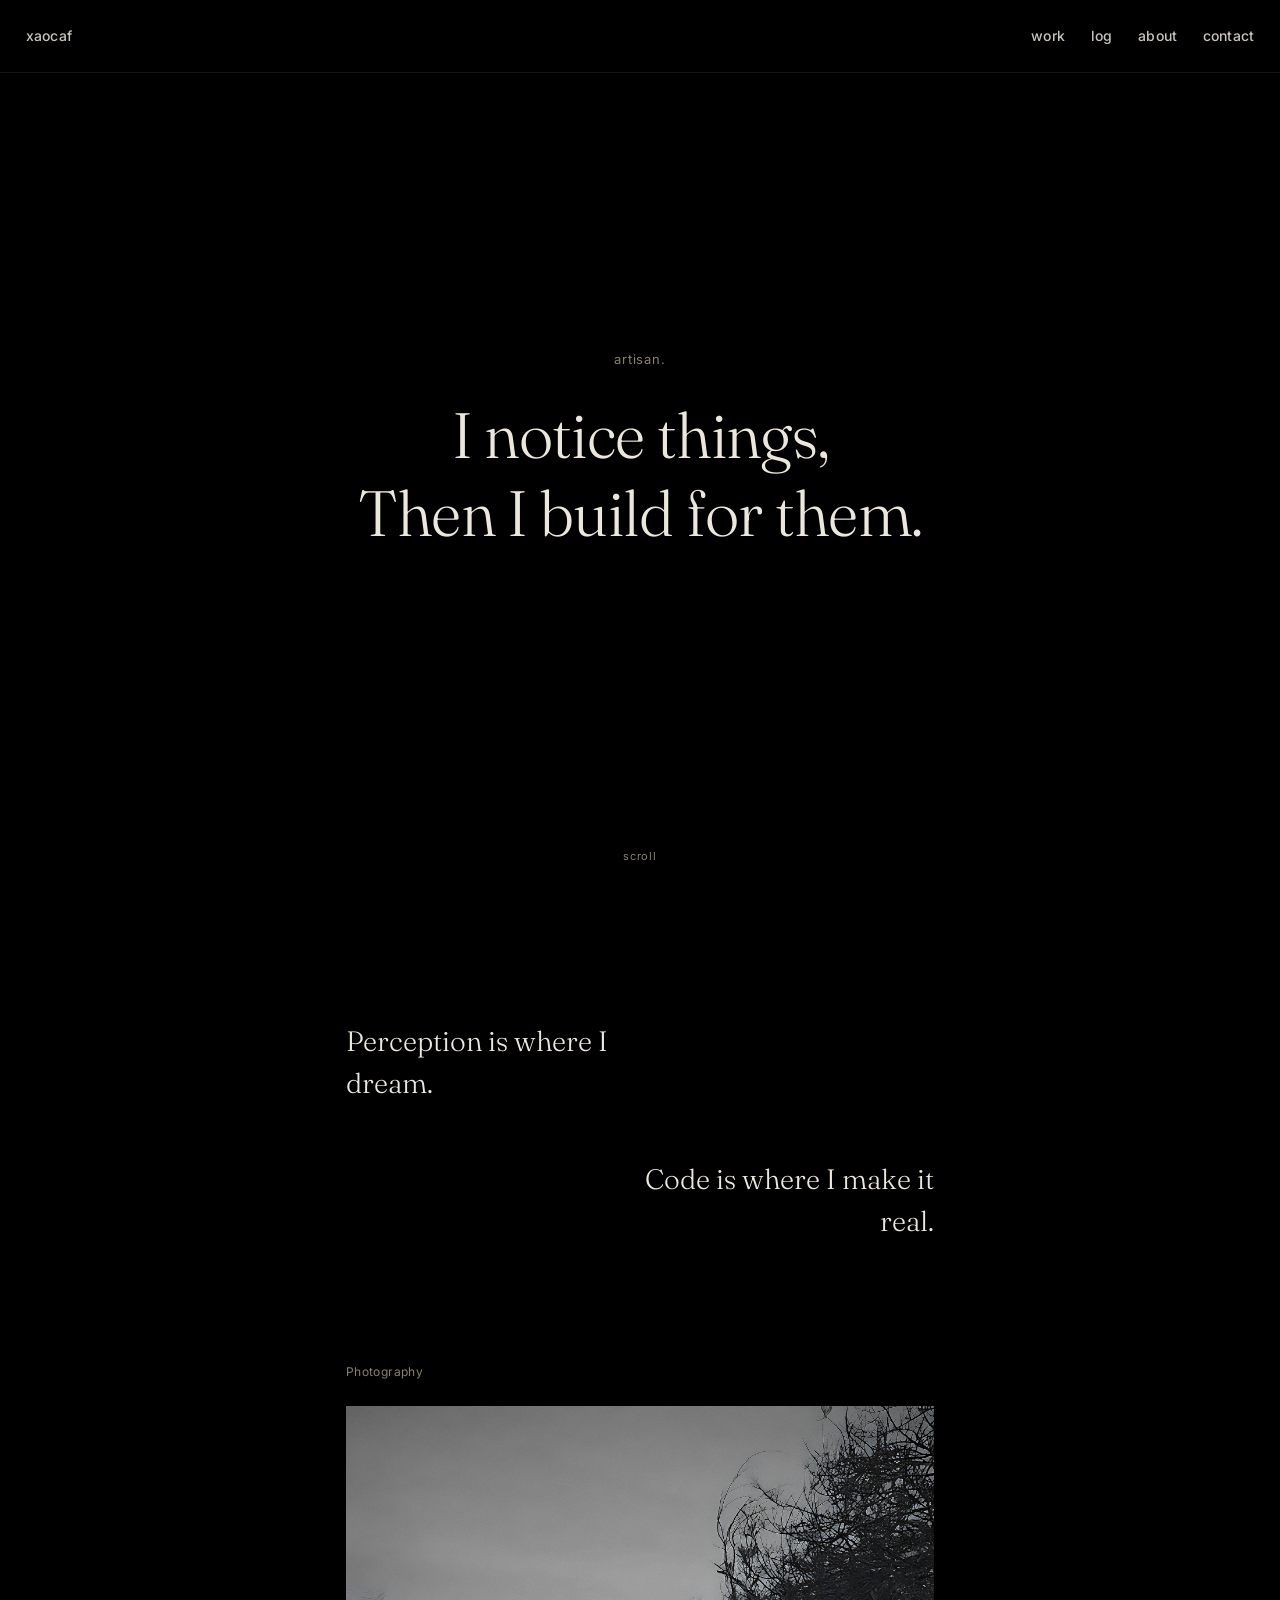
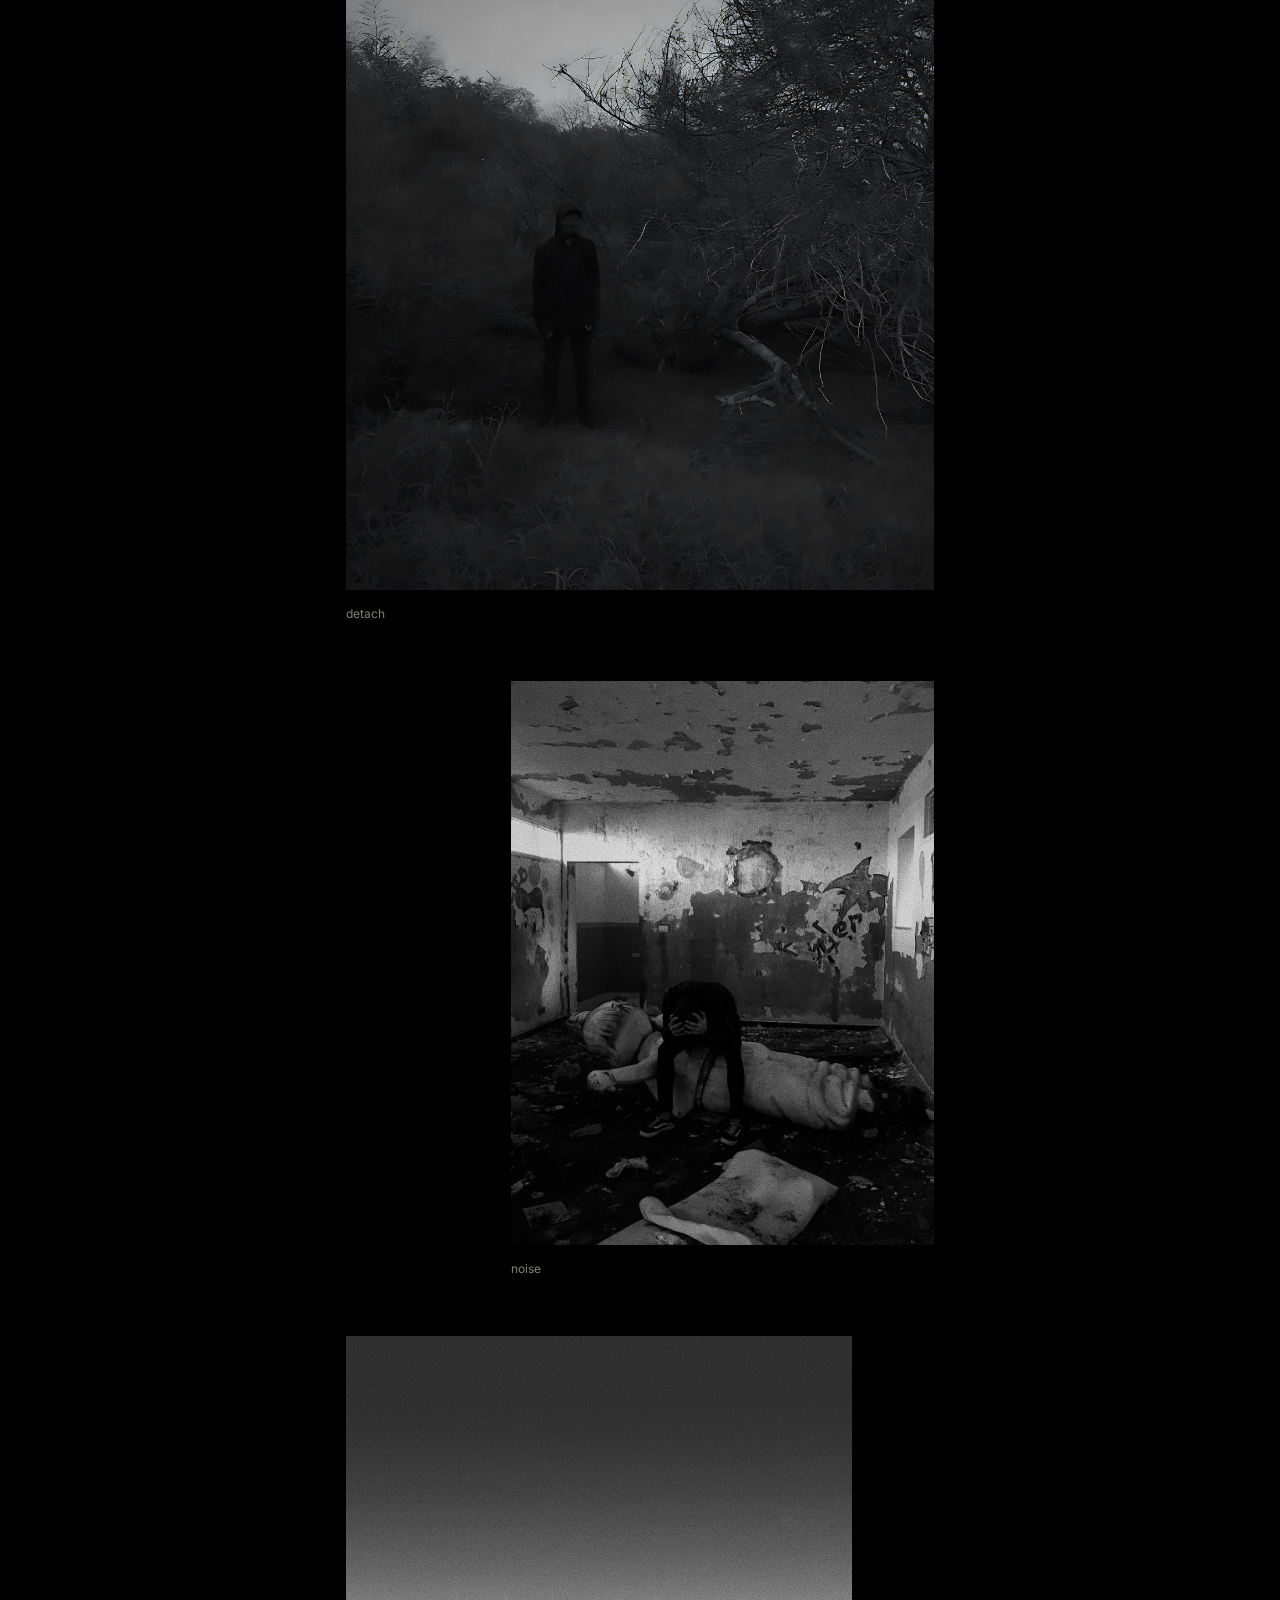
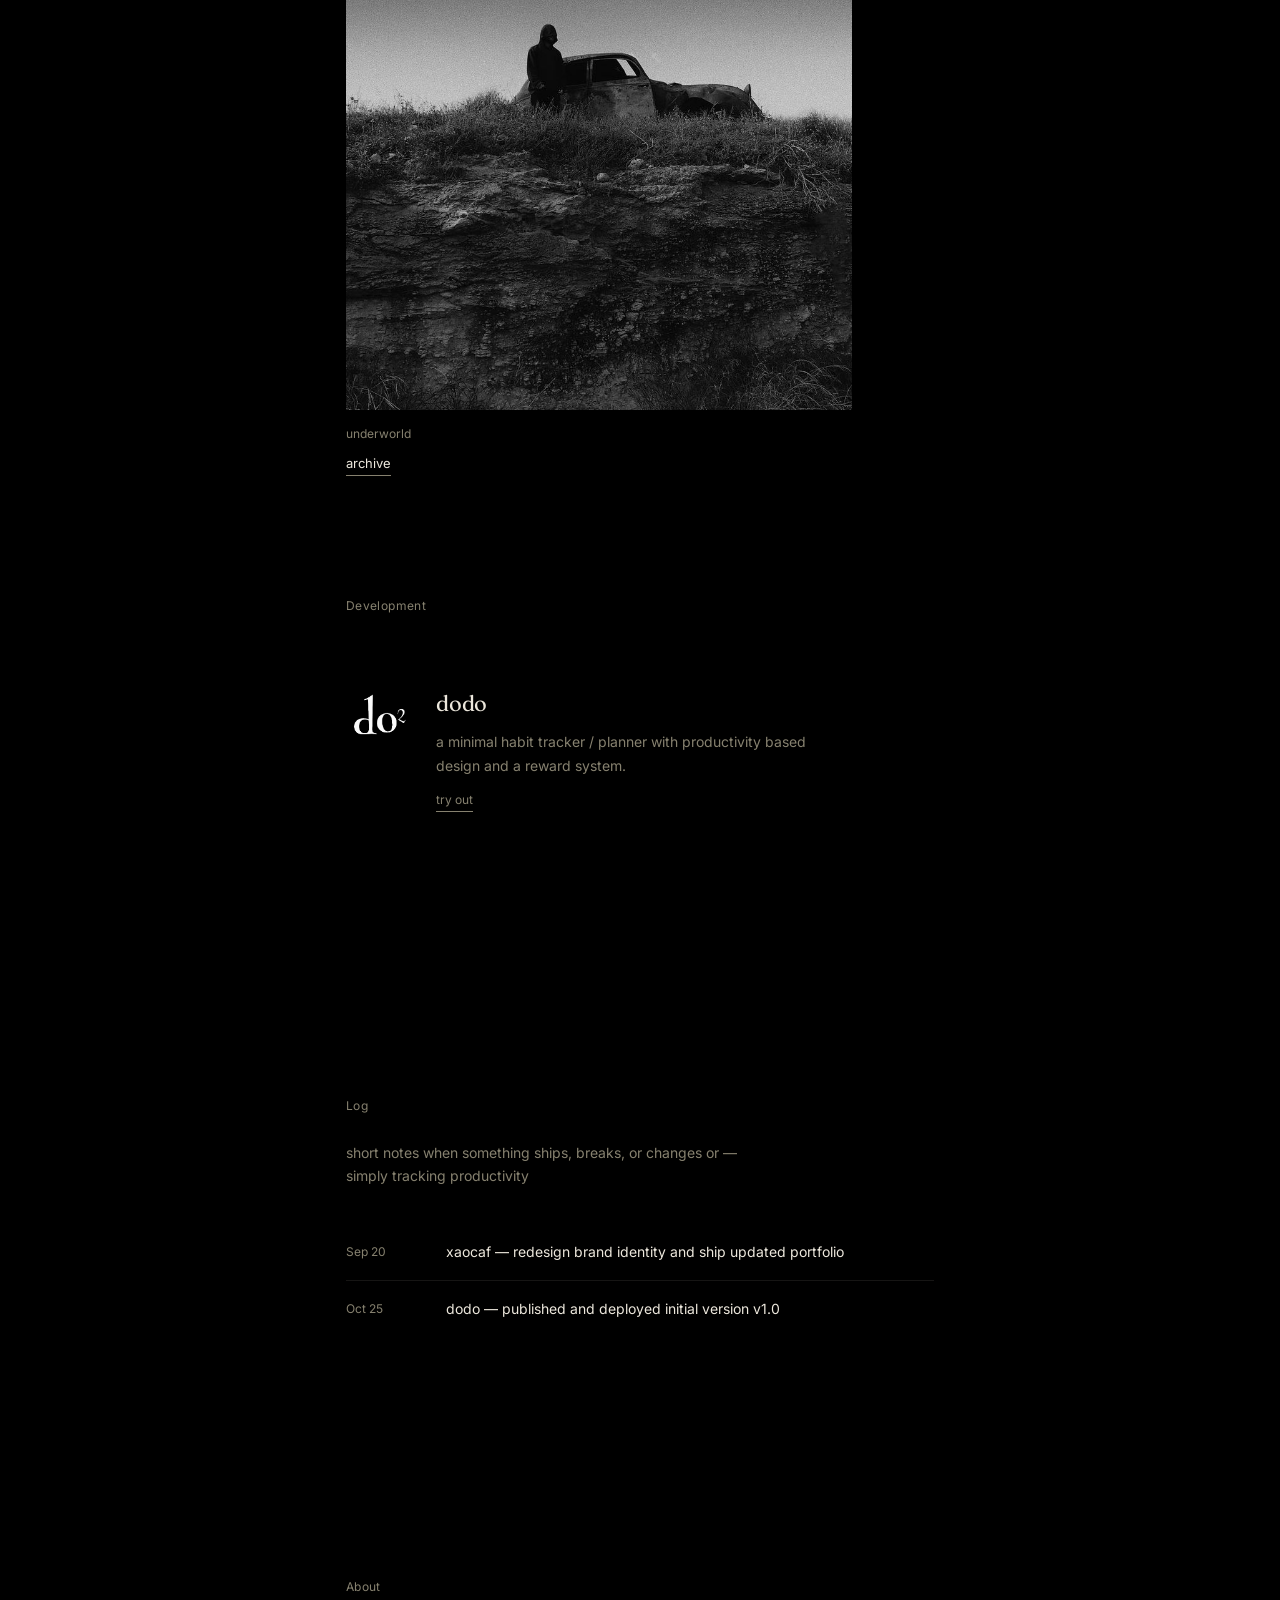
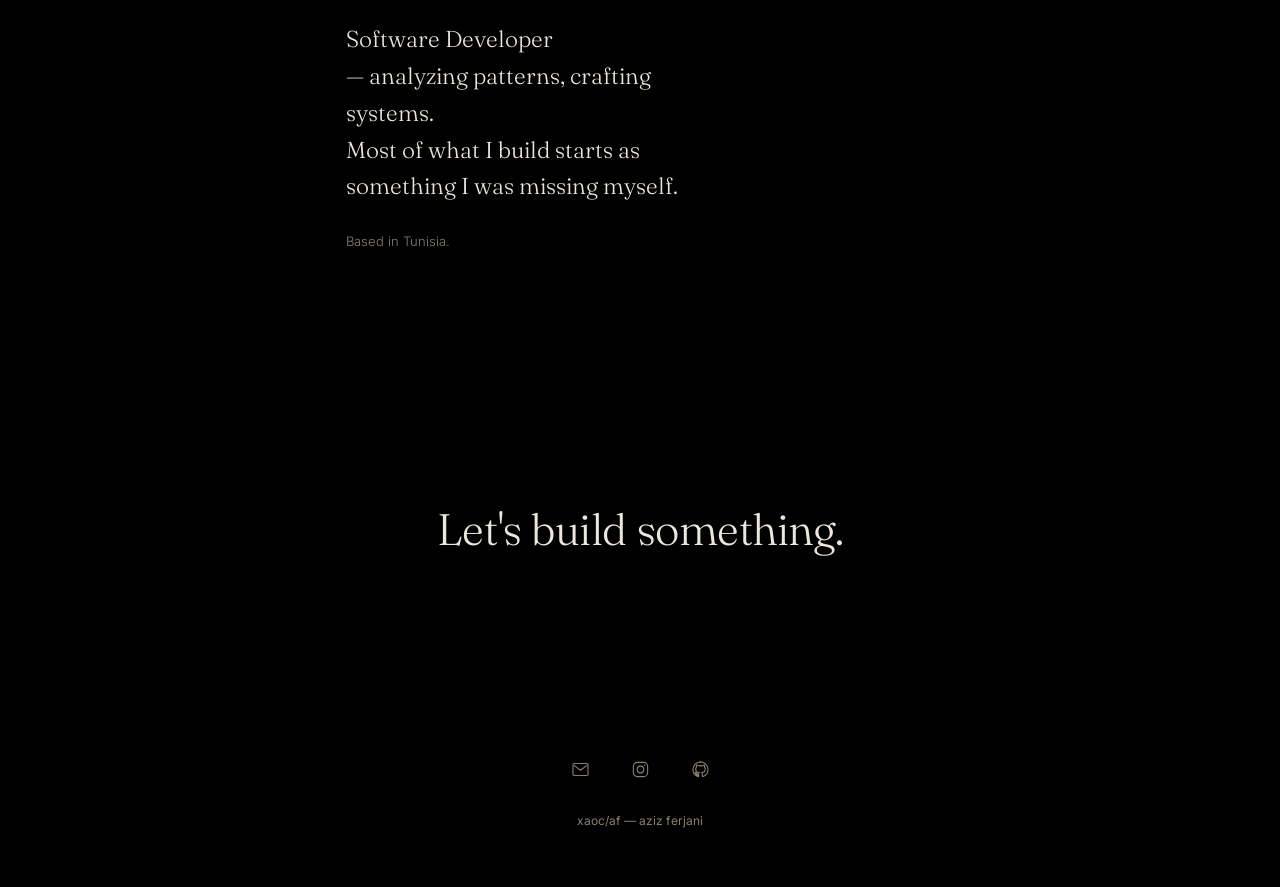
<file: index.html>
<!DOCTYPE html>
<html lang="en">
<head>
<meta charset="UTF-8">
<meta name="viewport" content="width=device-width, initial-scale=1.0">
<title>xaocaf — portfolio</title>
<meta name="description" content="Aziz Ferjani (xaocaf) — black-and-white photography and small tools for productivity, finances and growth, built and shown in public from Tunisia.">
<link rel="preconnect" href="https://fonts.googleapis.com">
<link href="https://fonts.googleapis.com/css2?family=Fraunces:opsz,wght@9..144,300;9..144,400&family=Inter:wght@400;500&display=swap" rel="stylesheet">
<link rel="stylesheet" href="assets/css/style.css">
<link rel="icon" href="assets/icons/favicon.ico" type="image/x-icon">
</head>
<body>

  <nav>
    <a href="index.html">xaocaf</a>
    <div class="links">
      <a href="index.html#photography-intro">work</a>
      <a href="index.html#log">log</a>
      <a href="index.html#about">about</a>
      <a href="index.html#contact">contact</a>
    </div>
  </nav>

  <section class="hero">
    <p class="name enter">artisan.</p>
    <h1 class="enter">I notice things,<br>Then I build for them.</h1>
    <span class="scroll">scroll</span>
  </section>

  <section class="x block" id="photography-intro" style="padding-bottom:0;">
    <p class="statement">Perception is where I dream.</p>
    <p class="statement">Code is where I make it real.</p>
  </section>

  <section class="x block" id="photography">
    <span class="eyebrow">Photography</span>
    <div class="frames">
      <figure class="frame a">
        <img class="shot" src="assets/fragments/118524626.jpg" alt="detach" loading="lazy">
        <figcaption><span>detach</span></figcaption>
      </figure>
      <figure class="frame b">
        <img class="shot" src="assets/fragments/118524630.jpg" alt="noise" loading="lazy">
        <figcaption><span>noise</span></figcaption>
      </figure>
      <figure class="frame c">
        <img class="shot" src="assets/fragments/118524640.jpg" alt="underworld" loading="lazy">
        <figcaption><span>underworld</span></figcaption>
      </figure>
    </div>
    <a class="u archive-link" href="archive.html">archive</a>
  </section>

  <section class="x block" id="development" style="padding-top:0;">
    <span class="eyebrow">Development</span>

    <div class="work-item">
      <img class="thumb" src="assets/icons/do2.jpg" alt="do²" width="64" height="64">
      <div class="work-body">
        <h2>dodo</h2>
        <p>a minimal habit tracker / planner with productivity based design and a reward system.</p>
        <div class="meta"><a class="u" href="https://do2-web.vercel.app" target="_blank" rel="noopener">try out</a></div>
      </div>
    </div>
    
  </section>

  <section class="x block" id="log">
    <span class="eyebrow">Log</span>
    <p class="log-intro">short notes when something ships, breaks, or changes or — simply tracking productivity</p>
    <div class="entries">
      <div class="log-entry"><span class="date">Sep 20</span><span>xaocaf — redesign brand identity and ship updated portfolio</span></div>
        <div class="log-entry"><span class="date">Oct 25</span><span>dodo — published and deployed initial version v1.0</span></div>
    </div>
  </section>

  <section class="x block" id="about">
    <span class="eyebrow">About</span>
    <div class="about">
      <p>Software Developer<br>— analyzing patterns, crafting systems.</p>
      <p>Most of what I build starts as something I was missing myself.</p>
      <p class="loc">Based in Tunisia.</p>
    </div>
  </section>

  <section class="x block contact" id="contact">
    <h2>Let's build something.</h2>
  </section>

  <footer>
    <div class="foot x">
      <div class="ficons">
        <a href="mailto:xaocaf@protonmail.com" aria-label="Email">
          <svg width="19" height="19" viewBox="0 0 24 24" fill="none" stroke="currentColor" stroke-width="1.4"><rect x="2.5" y="4.5" width="19" height="15" rx="1.5"/><path d="M3.5 6.5l8.5 6.5 8.5-6.5"/></svg>
        </a>
        <a href="https://instagram.com/xaocaf" aria-label="Instagram">
          <svg width="19" height="19" viewBox="0 0 24 24" fill="none" stroke="currentColor" stroke-width="1.4"><rect x="3" y="3" width="18" height="18" rx="5"/><circle cx="12" cy="12" r="4.2"/><circle cx="17.3" cy="6.7" r="0.9" fill="currentColor" stroke="none"/></svg>
        </a>
        <a href="https://github.com/xaocaf" aria-label="GitHub">
          <svg width="19" height="19" viewBox="0 0 24 24" fill="none" stroke="currentColor" stroke-width="1.4"><path d="M12 2.5c-5.25 0-9.5 4.25-9.5 9.5 0 4.2 2.72 7.76 6.5 9.02.48.09.65-.21.65-.46 0-.23-.01-.84-.01-1.64-2.64.57-3.2-1.27-3.2-1.27-.43-1.1-1.06-1.39-1.06-1.39-.86-.59.07-.58.07-.58.96.07 1.46.98 1.46.98.85 1.46 2.23 1.04 2.77.79.09-.62.33-1.04.6-1.28-2.11-.24-4.33-1.05-4.33-4.68 0-1.03.37-1.88.97-2.54-.1-.24-.42-1.2.09-2.5 0 0 .8-.25 2.6.97a9.02 9.02 0 014.74 0c1.8-1.22 2.6-.97 2.6-.97.51 1.3.19 2.26.09 2.5.6.66.97 1.5.97 2.54 0 3.64-2.23 4.44-4.35 4.67.34.29.65.87.65 1.75 0 1.26-.01 2.28-.01 2.59 0 .25.17.56.66.46 3.77-1.26 6.49-4.82 6.49-9.02 0-5.25-4.25-9.5-9.5-9.5z"/></svg>
        </a>
      </div>
      <p class="brand">xaoc/af — aziz ferjani</p>
    </div>
  </footer>

  <script src="assets/js/main.js"></script>
</body>
</html>
</file>
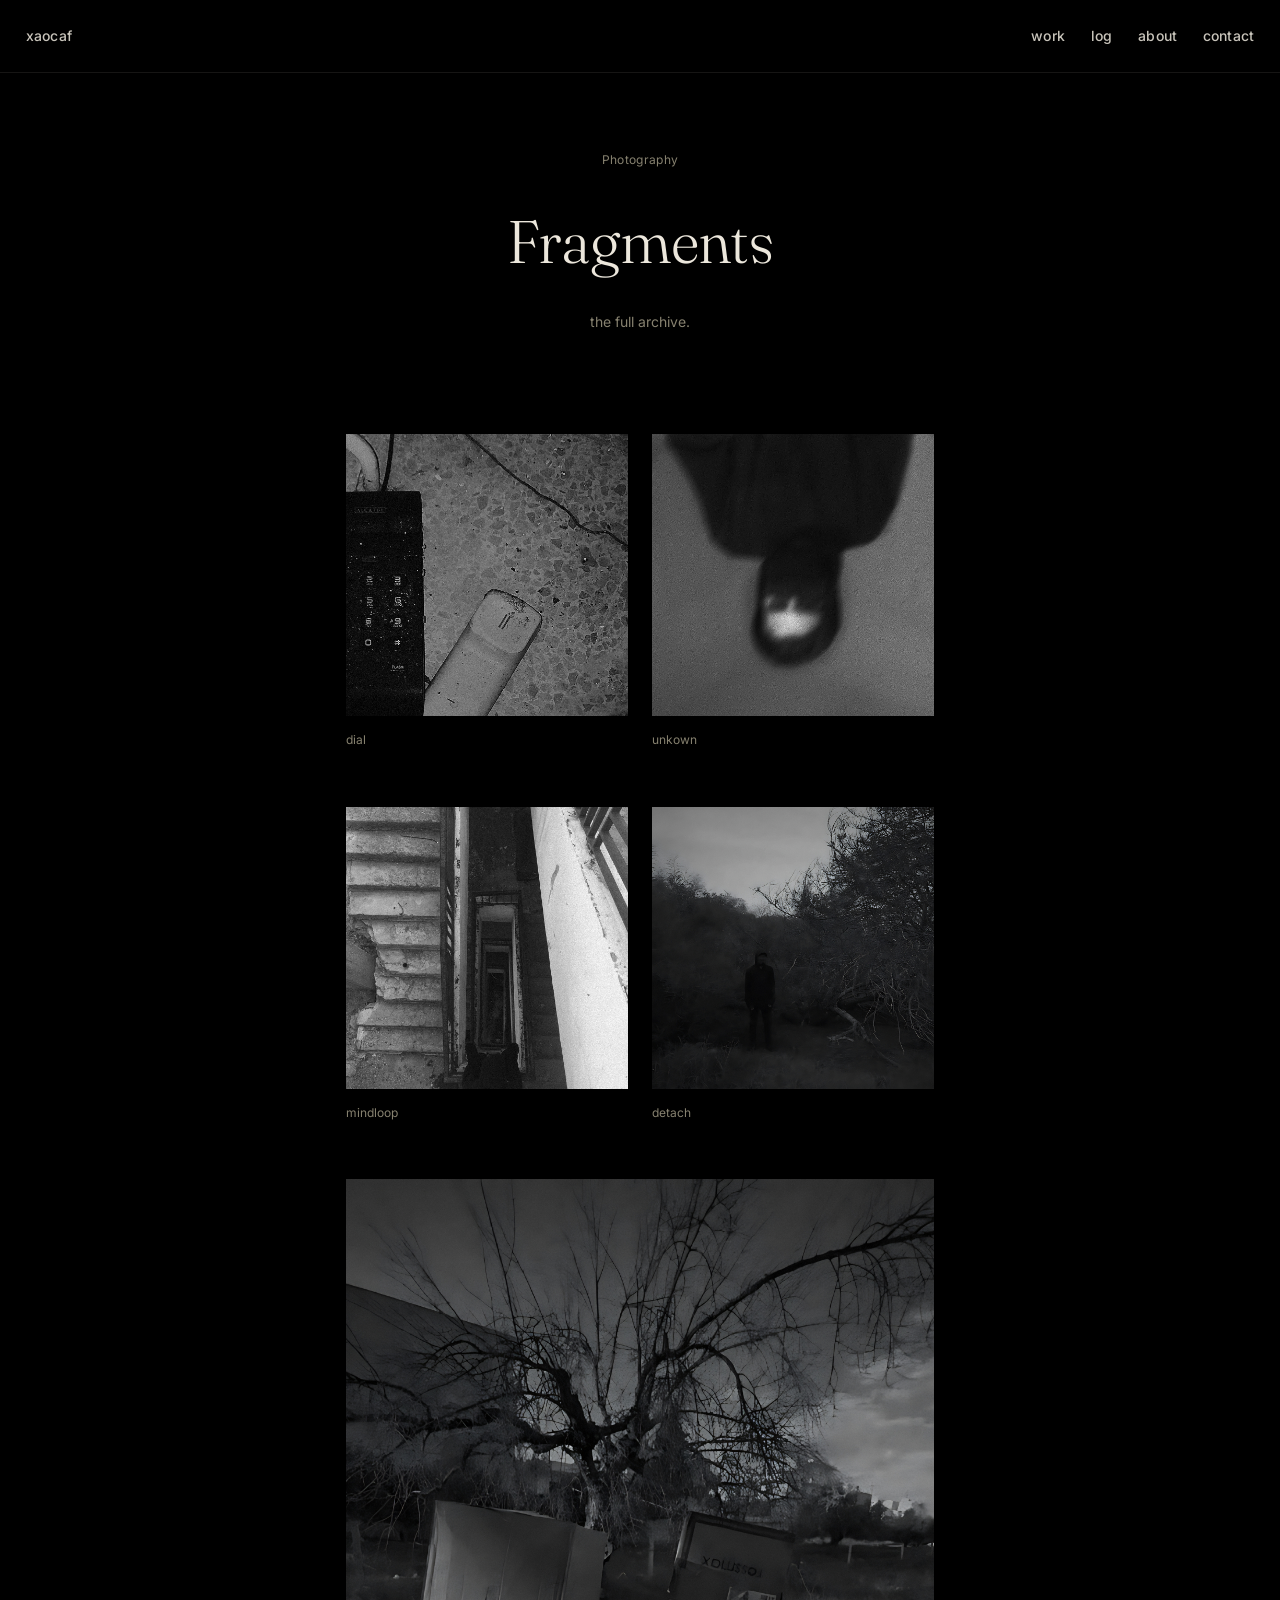
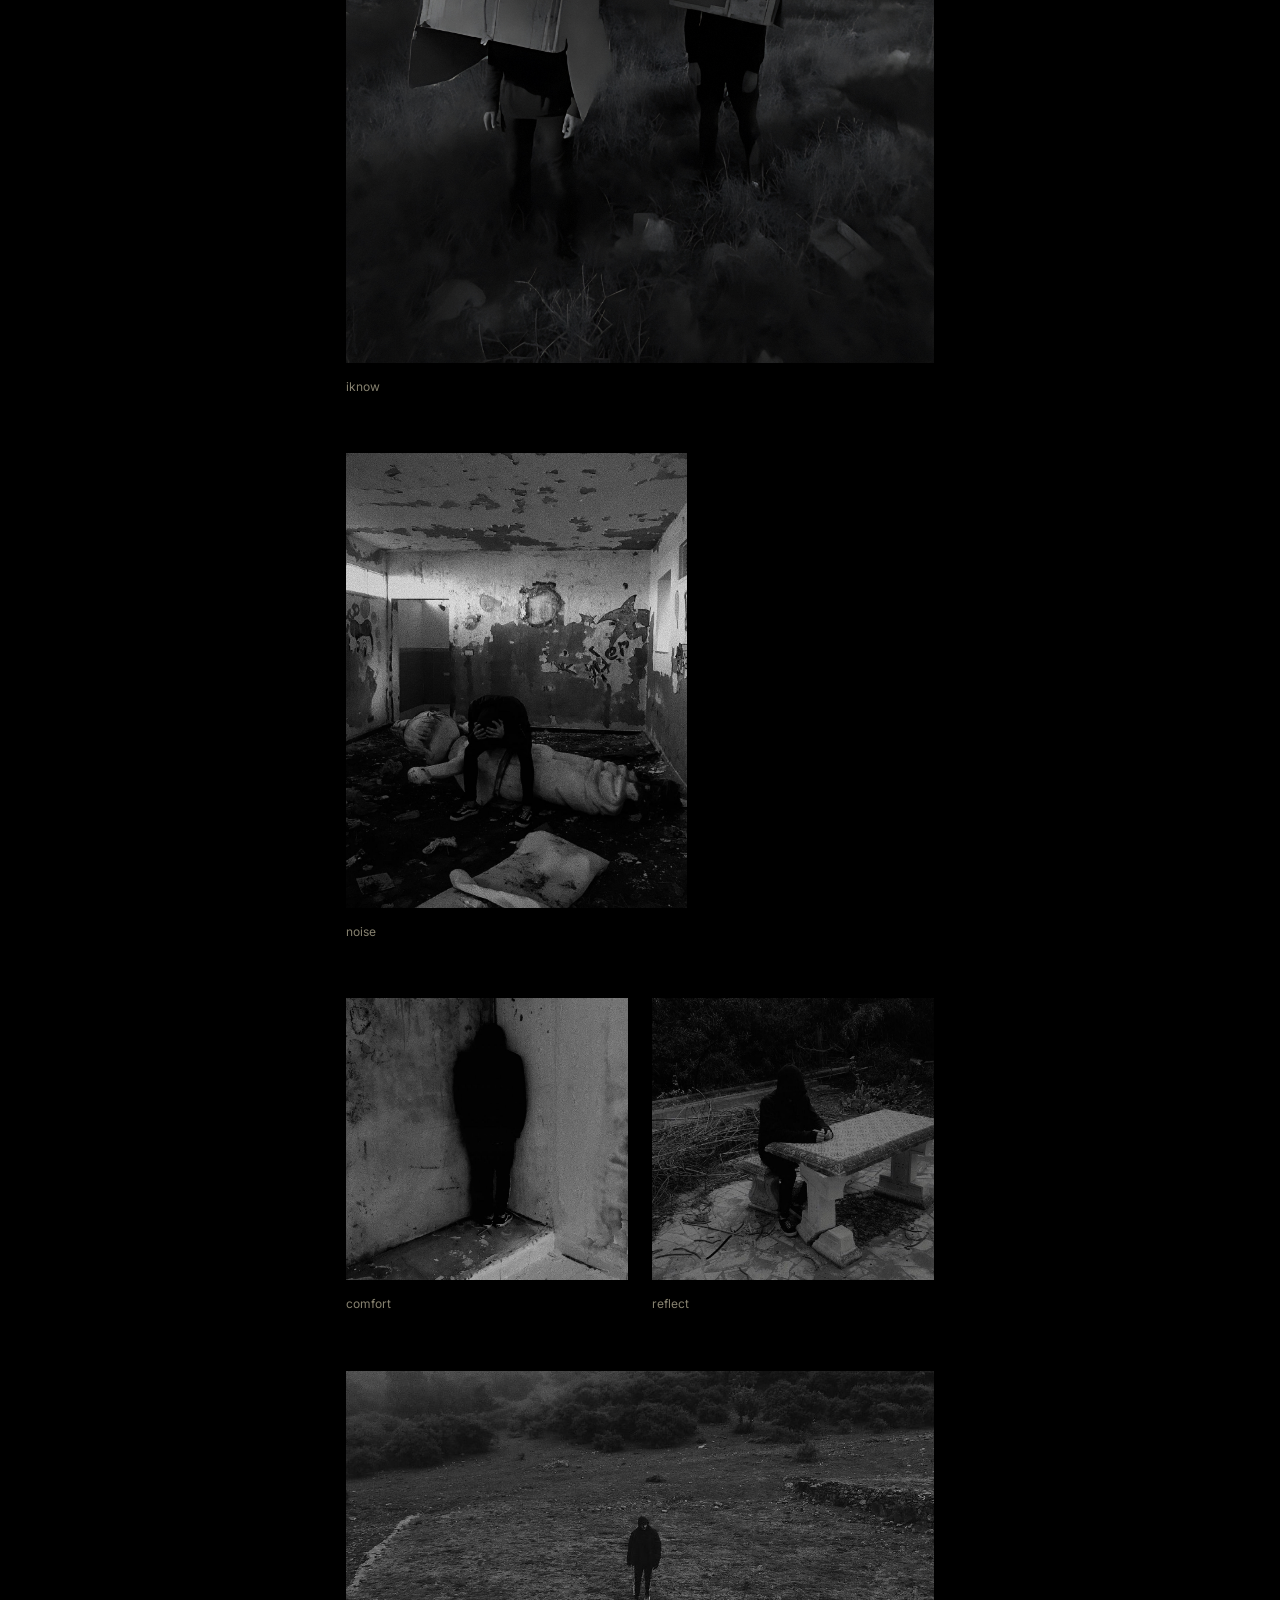
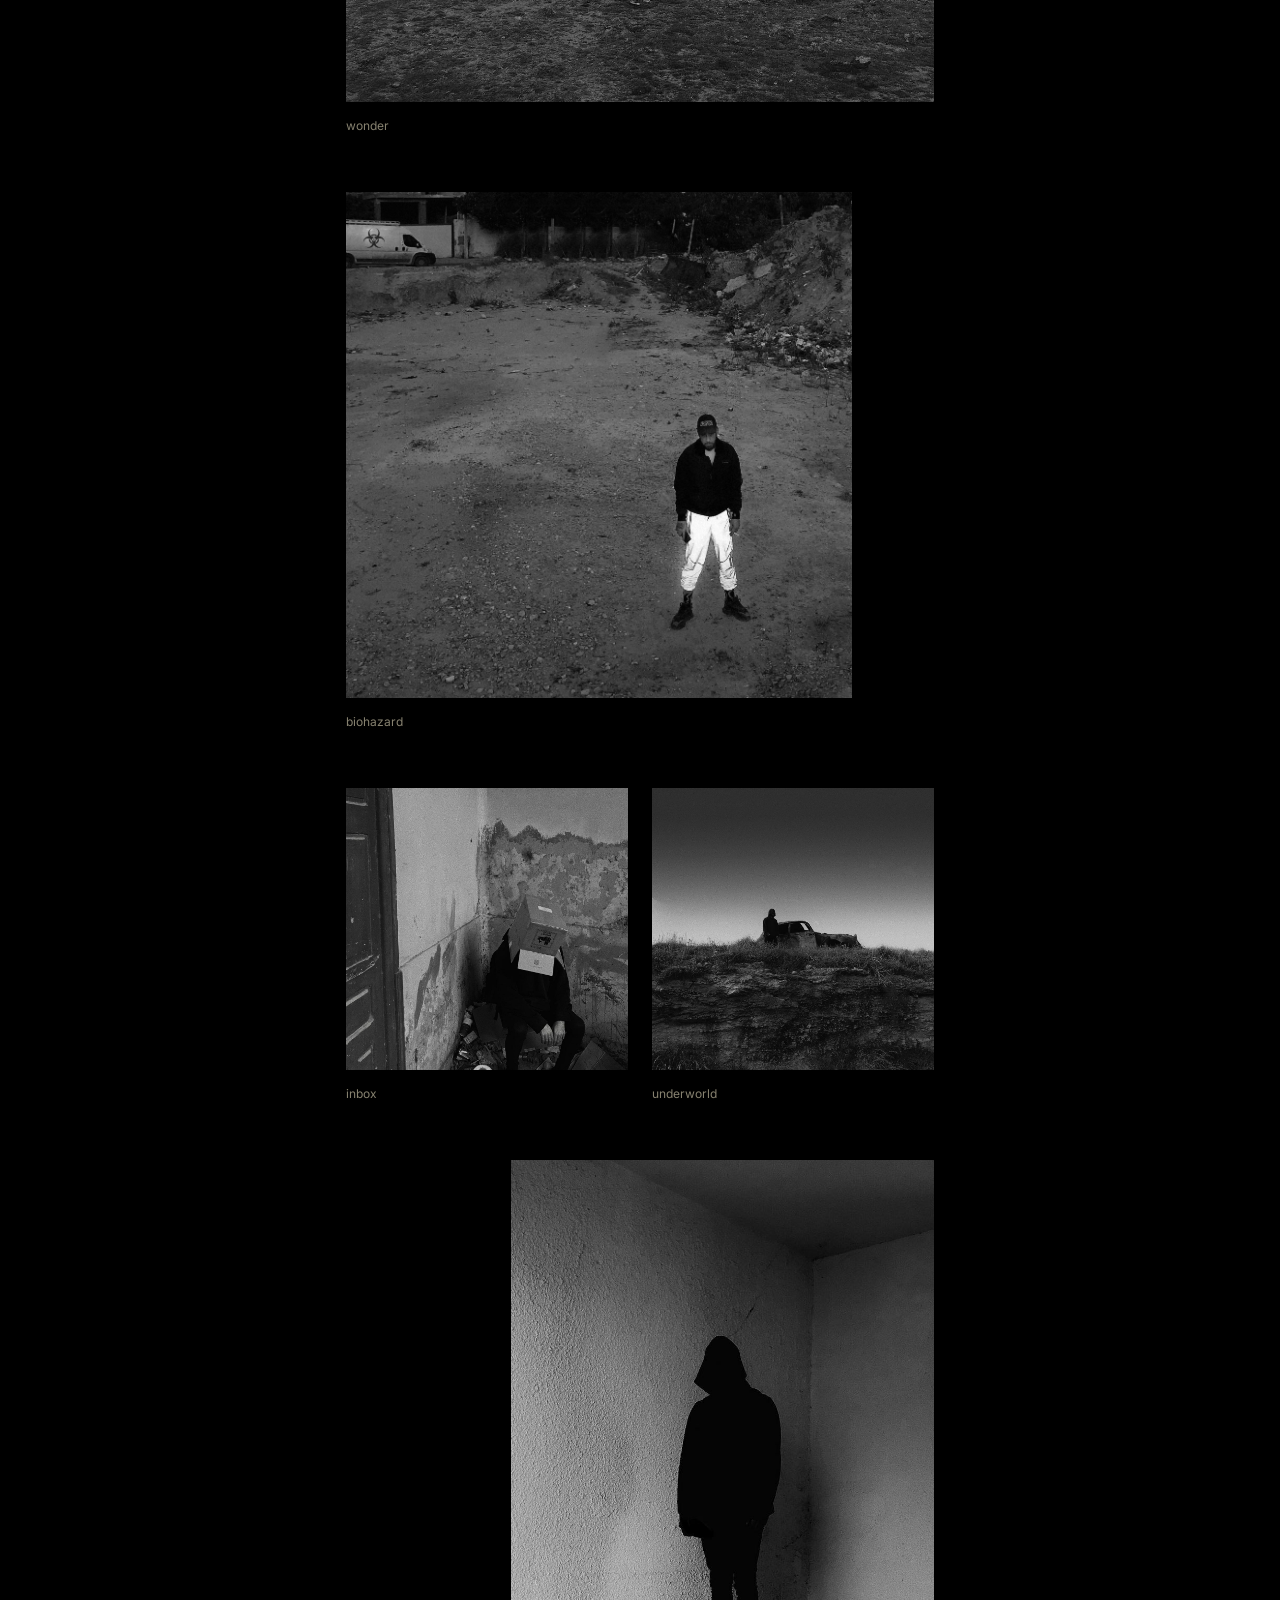
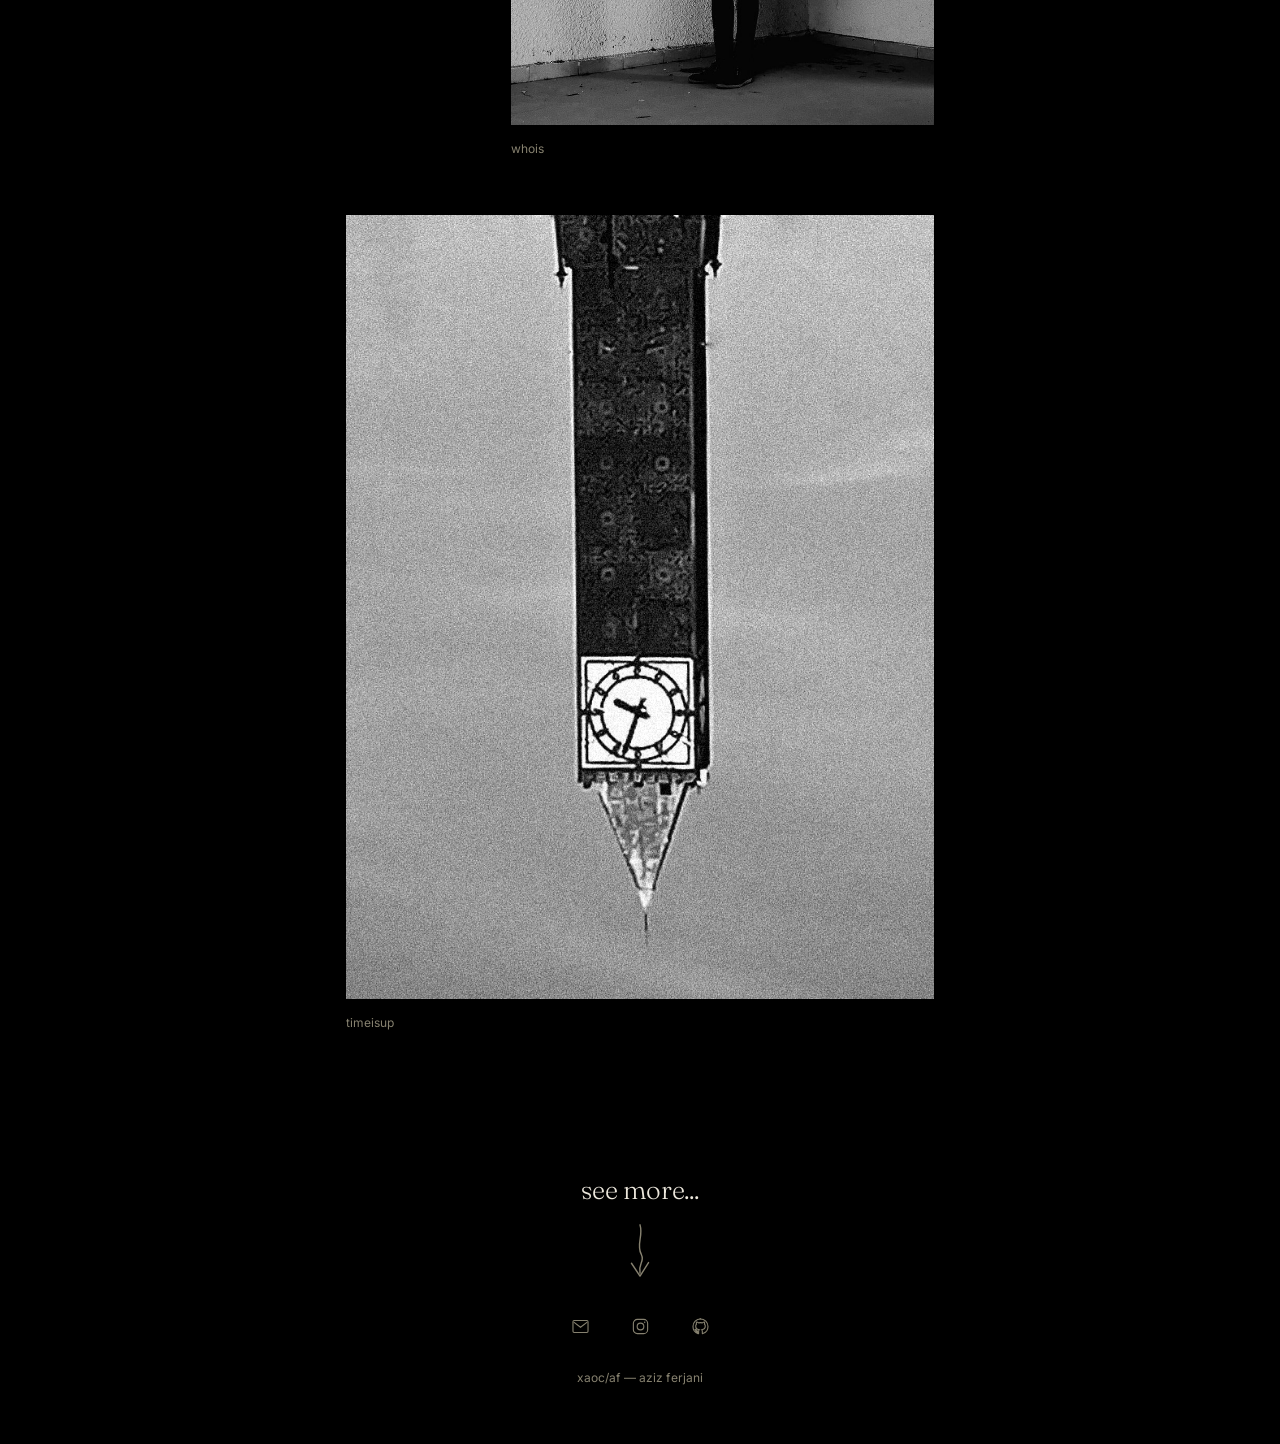
<file: archive.html>
<!DOCTYPE html>
<html lang="en">
<head>
<meta charset="UTF-8">
<meta name="viewport" content="width=device-width, initial-scale=1.0">
<title>xaocaf — fragments</title>
<meta name="description" content="Fragments — the full photography archive of Aziz Ferjani (xaocaf).">
<link rel="preconnect" href="https://fonts.googleapis.com">
<link href="https://fonts.googleapis.com/css2?family=Fraunces:opsz,wght@9..144,300;9..144,400&family=Inter:wght@400;500&display=swap" rel="stylesheet">
<link rel="stylesheet" href="assets/css/style.css">
<link rel="icon" href="assets/icons/favicon.ico" type="image/x-icon">
</head>
<body>

  <nav>
    <a href="index.html">xaocaf</a>
    <div class="links">
      <a href="index.html#photography-intro">work</a>
      <a href="index.html#log">log</a>
      <a href="index.html#about">about</a>
      <a href="index.html#contact">contact</a>
    </div>
  </nav>

  <header class="intro">
    <span class="eyebrow">Photography</span>
    <h1>Fragments</h1>
    <p>the full archive.</p>
  </header>

  <main class="x">

    <!-- Each new photo: duplicate one <figure class="frame ..."> block below.
         Widths in rotation: a (100%), b (72%, right), c (86%), d (58%).
         Aspect ratios: default 3/4, or add "wide" (16/9) / "square" (1/1) to .shot.
         Pair two frames inside a <div class="pair"> for an occasional diptych. -->

    <section class="year-group">
      <div class="frames">

        <div class="pair">
          <figure class="frame">
            <img class="shot square" src="assets/fragments/3955080929.jpg" alt="dial" loading="lazy">
            <figcaption><span>dial</span></figcaption>
          </figure>
          <figure class="frame">
            <img class="shot square" src="assets/fragments/6637088113.jpg" alt="unkown" loading="lazy">
            <figcaption><span>unkown</span></figcaption>
          </figure>
        </div>

        <div class="pair">
          <figure class="frame">
            <img class="shot square" src="assets/fragments/118524625.jpg" alt="mindloop" loading="lazy">
            <figcaption><span>mindloop</span></figcaption>
          </figure>
          <figure class="frame">
            <img class="shot square" src="assets/fragments/118524626.jpg" alt="detach" loading="lazy">
            <figcaption><span>detach</span></figcaption>
          </figure>
        </div>

        <figure class="frame a">
          <img class="shot" src="assets/fragments/118524629.jpg" alt="iknow" loading="lazy">
          <figcaption><span>iknow</span></figcaption>
        </figure>

        <figure class="frame d">
          <img class="shot" src="assets/fragments/118524630.jpg" alt="noise" loading="lazy">
          <figcaption><span>noise</span></figcaption>
        </figure>

        <div class="pair">
          <figure class="frame">
            <img class="shot square" src="assets/fragments/118524633.jpg" alt="comfort" loading="lazy">
            <figcaption><span>comfort</span></figcaption>
          </figure>
          <figure class="frame">
            <img class="shot square" src="assets/fragments/118524635.jpg" alt="reflect" loading="lazy">
            <figcaption><span>reflect</span></figcaption>
          </figure>
        </div>

        <figure class="frame a">
          <img class="shot wide" src="assets/fragments/118524637.jpg" alt="wonder" loading="lazy">
          <figcaption><span>wonder</span></figcaption>
        </figure>

        <figure class="frame c">
          <img class="shot square" src="assets/fragments/118524666.jpg" alt="biohazard" loading="lazy">
          <figcaption><span>biohazard</span></figcaption>
        </figure>

        <div class="pair">
          <figure class="frame">
            <img class="shot square" src="assets/fragments/118524639.jpg" alt="inbox" loading="lazy">
            <figcaption><span>inbox</span></figcaption>
          </figure>
          <figure class="frame">
            <img class="shot square" src="assets/fragments/118524640.jpg" alt="underworld" loading="lazy">
            <figcaption><span>underworld</span></figcaption>
          </figure>
        </div>

        <figure class="frame b">
          <img class="shot" src="assets/fragments/118524638.jpg" alt="whois" loading="lazy">
          <figcaption><span>whois</span></figcaption>
        </figure>

        <figure class="frame a">
          <img class="shot" src="assets/fragments/118524336.jpg" alt="timeisup" loading="lazy">
          <figcaption><span>timeisup</span></figcaption>
        </figure>

      </div>
    </section>

  </main>

  <footer>
    <div class="foot x">

      <div class="fnudge" aria-hidden="true">
        <span class="fnudge-text">see more...</span>
        <svg class="fnudge-arrow" viewBox="0 0 60 90" xmlns="http://www.w3.org/2000/svg">
          <path d="M30,4 C35,20 24,32 32,46 C37,56 27,58 30,72"/>
          <path d="M18,58 L30,76 L42,57"/>
        </svg>
      </div>

      <div class="ficons">
        <a href="mailto:xaocaf@protonmail.com" aria-label="Email">
          <svg width="19" height="19" viewBox="0 0 24 24" fill="none" stroke="currentColor" stroke-width="1.4"><rect x="2.5" y="4.5" width="19" height="15" rx="1.5"/><path d="M3.5 6.5l8.5 6.5 8.5-6.5"/></svg>
        </a>
        <a href="https://instagram.com/xaocaf" aria-label="Instagram">
          <svg width="19" height="19" viewBox="0 0 24 24" fill="none" stroke="currentColor" stroke-width="1.4"><rect x="3" y="3" width="18" height="18" rx="5"/><circle cx="12" cy="12" r="4.2"/><circle cx="17.3" cy="6.7" r="0.9" fill="currentColor" stroke="none"/></svg>
        </a>
        <a href="https://github.com/xaocaf" aria-label="GitHub">
          <svg width="19" height="19" viewBox="0 0 24 24" fill="none" stroke="currentColor" stroke-width="1.4"><path d="M12 2.5c-5.25 0-9.5 4.25-9.5 9.5 0 4.2 2.72 7.76 6.5 9.02.48.09.65-.21.65-.46 0-.23-.01-.84-.01-1.64-2.64.57-3.2-1.27-3.2-1.27-.43-1.1-1.06-1.39-1.06-1.39-.86-.59.07-.58.07-.58.96.07 1.46.98 1.46.98.85 1.46 2.23 1.04 2.77.79.09-.62.33-1.04.6-1.28-2.11-.24-4.33-1.05-4.33-4.68 0-1.03.37-1.88.97-2.54-.1-.24-.42-1.2.09-2.5 0 0 .8-.25 2.6.97a9.02 9.02 0 014.74 0c1.8-1.22 2.6-.97 2.6-.97.51 1.3.19 2.26.09 2.5.6.66.97 1.5.97 2.54 0 3.64-2.23 4.44-4.35 4.67.34.29.65.87.65 1.75 0 1.26-.01 2.28-.01 2.59 0 .25.17.56.66.46 3.77-1.26 6.49-4.82 6.49-9.02 0-5.25-4.25-9.5-9.5-9.5z"/></svg>
        </a>
      </div>
      <p class="brand">xaoc/af — aziz ferjani</p>
    </div>
  </footer>

  <script src="assets/js/main.js"></script>
</body>
</html>
</file>
<file: assets/css/style.css>
:root{
  --bg:#000000;
  --fg:#ece7dc;
  --dim:#86816f;
  --line: rgba(236,231,220,0.09);
}
*{box-sizing:border-box;margin:0;padding:0;}
html{scroll-behavior:smooth;scroll-padding-top:88px;}
body{
  background:var(--bg);
  color:var(--fg);
  font-family:'Inter', sans-serif;
  line-height:1.7;
  -webkit-font-smoothing:antialiased;
}
h1,h2,.serif{font-family:'Fraunces', serif;font-weight:300;letter-spacing:-0.01em;}
a{color:inherit;text-decoration:none;}
a.u{border-bottom:1px solid var(--dim);padding-bottom:1px;}
a.u:hover{border-color:var(--fg);}
a:focus-visible{outline:1px solid var(--fg);outline-offset:3px;}
.x{max-width:640px;margin:0 auto;padding:0 26px;}

/* nav — shared, identical on every page */
nav{position:fixed;top:0;left:0;right:0;z-index:10;padding:24px 26px;display:flex;justify-content:space-between;align-items:center;font-size:14px;font-weight:500;letter-spacing:0.01em;background:rgba(0,0,0,0.82);backdrop-filter:blur(10px);-webkit-backdrop-filter:blur(10px);border-bottom:1px solid var(--line);}
nav a{opacity:0.85;transition:opacity 0.2s ease;}
nav a:hover{opacity:1;}
nav .links{display:flex;gap:26px;}

/* hero — homepage only, one orchestrated entrance */
.hero{min-height:100svh;display:flex;flex-direction:column;justify-content:center;align-items:center;text-align:center;padding:120px 26px;position:relative;}
.hero .name{font-size:13px;letter-spacing:0.06em;color:var(--dim);margin-bottom:26px;}
.hero h1{font-size:clamp(38px,7.5vw,64px);line-height:1.22;font-weight:300;max-width:15ch;}
.hero .scroll{position:absolute;bottom:34px;font-size:11px;letter-spacing:0.08em;color:var(--dim);}
.enter{opacity:0;transform:translateY(10px);transition:opacity 0.9s ease, transform 0.9s ease;}
.enter.in{opacity:1;transform:translateY(0);}
@media (prefers-reduced-motion: reduce){
  .enter{opacity:1;transform:none;transition:none;}
}

.block{padding-top:120px;padding-bottom:120px;}
.eyebrow{font-size:12px;letter-spacing:0.03em;color:var(--dim);margin-bottom:24px;display:block;}

/* homepage intro statement pair */
.statement{font-size:clamp(21px,3.2vw,28px);font-weight:300;line-height:1.5;max-width:19ch;font-family:'Fraunces',serif;}
.statement + .statement{margin-top:54px;text-align:right;margin-left:auto;}

/* photography — asymmetric, not a grid; shared by homepage teaser and full archive */
.frames{display:flex;flex-direction:column;gap:56px;}
.frame.a{width:100%;}
.frame.b{width:72%;margin-left:auto;}
.frame.c{width:86%;}
.frame.d{width:58%;}
.shot{display:block;width:100%;aspect-ratio:3/4;background:linear-gradient(150deg,#3a3833,#050504);object-fit:cover;transition:filter 0.3s ease;}
.shot.wide{aspect-ratio:16/9;}
.shot.square{aspect-ratio:1/1;}
figure:hover .shot{filter:brightness(1.08);}
figcaption{display:flex;justify-content:space-between;font-size:12px;color:var(--dim);margin-top:14px;}
.archive-link{display:inline-block;margin-top:8px;font-size:13px;}

/* archive-only: year grouping and diptych pairs */
.intro{padding:150px 26px 80px;text-align:center;}
.intro .eyebrow{margin-bottom:20px;}
.intro h1{font-size:clamp(40px,7vw,60px);}
.intro p{font-size:14px;color:var(--dim);margin-top:18px;}
main{padding-bottom:100px;}
.year-group{padding:70px 0;}
.year-group:first-of-type{padding-top:20px;}
.year-group + .year-group{border-top:1px solid var(--line);}
.year{font-family:'Fraunces',serif;font-weight:300;font-size:16px;color:var(--dim);display:block;margin-bottom:40px;}
.pair{display:flex;gap:24px;width:100%;}
.pair .frame{width:50%;flex:1;}

/* development — each item gets a small visual companion */
.work-item{padding:44px 0;display:flex;gap:26px;}
.work-item + .work-item{border-top:1px solid var(--line);}
.thumb{flex:0 0 64px;height:64px;background:linear-gradient(155deg,#33312b,#0d0c0a);align-self:start;}
.work-body h2{font-size:22px;margin-bottom:8px;font-weight:400;}
.work-body p{font-size:14px;color:var(--dim);max-width:44ch;margin-bottom:12px;}
.work-body .meta{font-size:12px;color:var(--dim);display:flex;gap:16px;flex-wrap:wrap;}
.status{font-size:11px;letter-spacing:0.03em;border:1px solid var(--line);padding:3px 8px;border-radius:2px;}

/* log */
.log-intro{font-size:14px;color:var(--dim);max-width:44ch;margin-bottom:36px;}
.log-entry{display:flex;gap:22px;padding:16px 0;font-size:14px;}
.log-entry + .log-entry{border-top:1px solid var(--line);}
.log-entry .date{color:var(--dim);flex:0 0 78px;font-size:12px;padding-top:2px;}

/* about */
.about p{font-size:clamp(19px,2.6vw,23px);font-weight:300;font-family:'Fraunces',serif;line-height:1.6;max-width:26ch;}
.about .loc{font-size:13px;color:var(--dim);margin-top:26px;font-family:'Inter',sans-serif;}

/* aside-shot — the one shared "small photo" pattern, used in About and Contact.
   Each keeps its own honest aspect ratio (a34 = 3:4, a11 = 1:1) rather than
   being forced into a single crop. */
.aside-shot{width:220px;margin:44px auto;}
.aside-shot img{width:100%;display:block;object-fit:cover;transition:filter 0.3s ease;}
.aside-shot:hover img{filter:brightness(1.08);}
.aside-shot.a34 img{aspect-ratio:3/4;}
.aside-shot.a11 img{aspect-ratio:1/1;}

/* footer nudge — points at Instagram, sits above the icon row */
.fnudge{display:flex;flex-direction:column;align-items:center;gap:10px;}
.fnudge-text{
  font-family:'Fraunces', serif;
  font-weight:300;
  font-size:clamp(20px,3vw,26px);
  color:var(--fg);
  letter-spacing:-0.01em;
}
.fnudge-arrow{width:44px;height:64px;color:var(--dim);}
.fnudge-arrow path{fill:none;stroke:currentColor;stroke-width:2;stroke-linecap:round;stroke-linejoin:round;}
@media (prefers-reduced-motion:no-preference){
  .fnudge-arrow{animation:fnudge-bob 2.4s ease-in-out infinite;}
}
@keyframes fnudge-bob{0%,100%{transform:translateY(0);}50%{transform:translateY(5px);}}

.contact{text-align:center;}
.contact .aside-shot{margin:0 auto 40px;}
.contact h2{font-size:clamp(30px,5vw,44px);font-weight:300;}

/* footer — shared by every page */
footer{padding:64px 26px 56px;}
.foot{display:flex;flex-direction:column;align-items:center;gap:22px;}
.ficons{display:flex;gap:22px;}
.ficons a{color:var(--dim);display:flex;align-items:center;justify-content:center;width:38px;height:38px;transition:color 0.2s ease;}
.ficons a:hover{color:var(--fg);}
.brand{font-size:12px;letter-spacing:0.01em;color:var(--dim);}

@media(max-width:640px){
  html{scroll-padding-top:118px;}
  .x{padding:0 24px;}
  .block{padding-top:90px;padding-bottom:90px;}
  .hero{padding:110px 24px 100px;}

  nav{flex-direction:column;align-items:flex-start;gap:16px;padding:22px 24px;}
  nav .links{gap:20px;flex-wrap:wrap;}

  .statement + .statement{text-align:left;margin-left:0;margin-top:32px;}

  .work-item{gap:16px;padding:36px 0;}
  .thumb{flex-basis:44px;height:44px;}
  .work-body p{max-width:none;}

  .frame.b,.frame.c,.frame.d{width:100%;}
  .frames{gap:44px;}

  .log-entry{flex-direction:column;gap:6px;padding:18px 0;}
  .log-entry .date{flex-basis:auto;}

  .intro{padding:130px 24px 60px;}
  .year-group{padding:50px 0;}
  .pair{flex-direction:column;gap:44px;}
  .pair .frame{width:100%;}

  .aside-shot{width:180px;}
}
</file>
